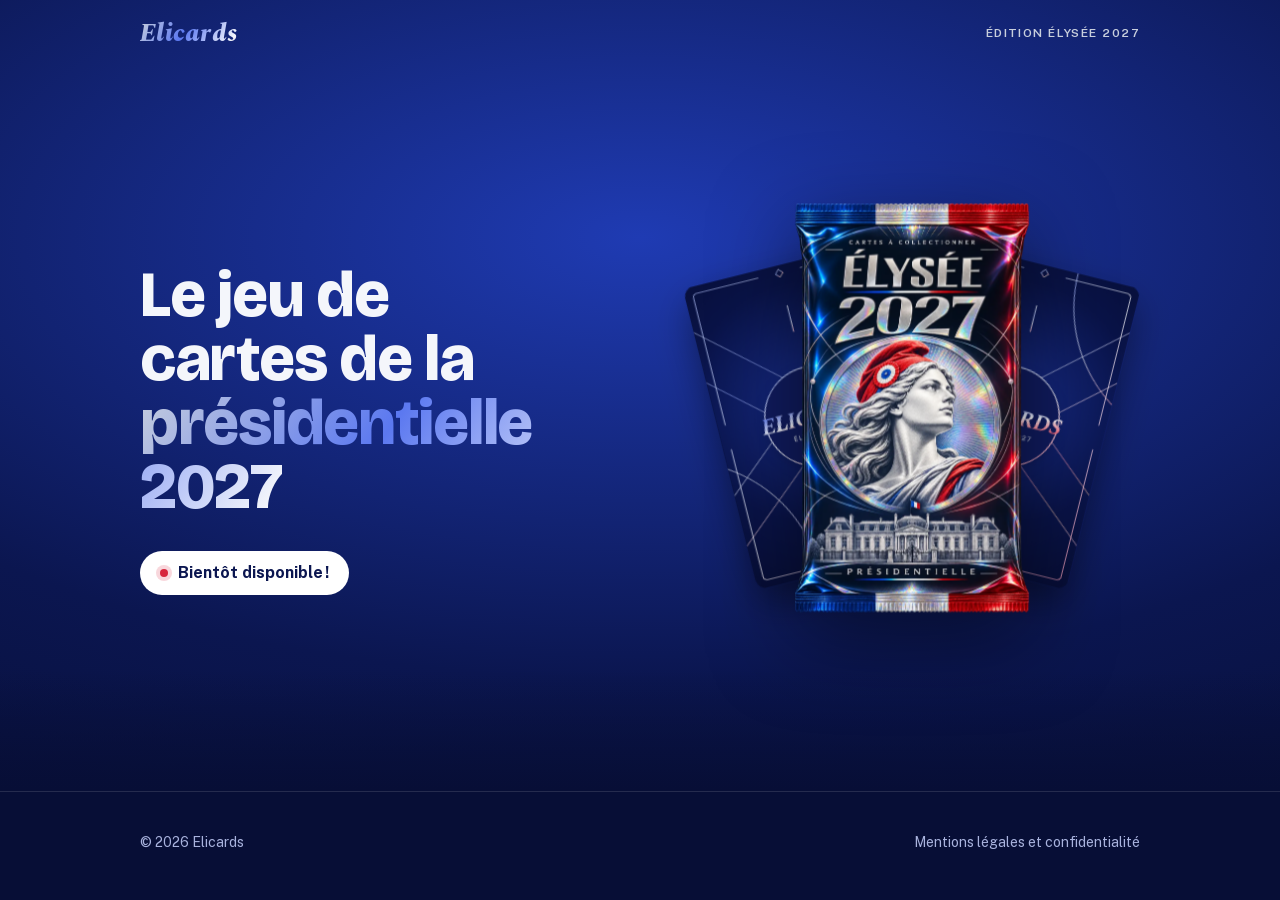
<file: index.html>
<!doctype html>
<html lang="fr">
<head>
<meta charset="utf-8">
<meta name="viewport" content="width=device-width, initial-scale=1">
<title>Elicards — le jeu de cartes de la présidentielle 2027</title>
<meta name="description" content="Ouvre un booster, tire un candidat à la présidentielle 2027 et découvre son programme. Une app gratuite, neutre et sourcée, bientôt sur iPhone.">
<meta name="theme-color" content="#070E36">
<link rel="canonical" href="https://elicards.fr/">
<link rel="icon" href="assets/favicon.svg" type="image/svg+xml">
<link rel="apple-touch-icon" href="assets/apple-touch-icon.png">
<meta property="og:type" content="website">
<meta property="og:locale" content="fr_FR">
<meta property="og:site_name" content="Elicards">
<meta property="og:title" content="Elicards — le jeu de cartes de la présidentielle 2027">
<meta property="og:description" content="Ouvre un booster, tire un candidat et découvre son programme. Gratuit, neutre et sourcé.">
<meta property="og:url" content="https://elicards.fr/">
<meta property="og:image" content="https://elicards.fr/assets/booster.webp">
<link rel="preload" href="assets/fonts/bricolage-grotesque.woff2" as="font" type="font/woff2" crossorigin>
<link rel="stylesheet" href="styles.css">
</head>
<body class="accueil">

<div class="hero">
  <header class="wrap top">
    <a class="brand" href="./" aria-label="Elicards, accueil">Elicards</a>
    <span class="edition">Édition Élysée 2027</span>
  </header>

  <main class="wrap hero-grid">
    <div>
      <h1>Le jeu de cartes de la <em>présidentielle 2027</em></h1>
      <div class="cta">
        <span class="pill"><span class="dot" aria-hidden="true"></span>Bientôt disponible !</span>
      </div>
    </div>

    <div class="stage" id="stage" aria-hidden="true">
      <div class="tilt">
        <div class="back g"><img src="assets/dos.svg" alt=""><i class="holo"></i></div>
        <div class="back d"><img src="assets/dos.svg" alt=""><i class="holo"></i></div>
        <div class="pack"><img src="assets/booster.webp" alt="" width="950" height="1656"><i class="shine"></i></div>
      </div>
    </div>
  </main>
</div>

<footer>
  <div class="wrap">
    <div class="foot">
      <span>© 2026 Elicards</span>
      <nav aria-label="Informations">
        <a href="mentions-legales.html">Mentions légales et confidentialité</a>
      </nav>
    </div>
  </div>
</footer>

<script>
/* Inclinaison des cartes au doigt ou à la souris (rien n’est enregistré) */
(() => {
  const s = document.getElementById("stage");
  if (!s || matchMedia("(prefers-reduced-motion: reduce)").matches) return;
  const poser = e => {
    const r = s.getBoundingClientRect();
    const x = Math.min(Math.max((e.clientX - r.left) / r.width, 0), 1), y = Math.min(Math.max((e.clientY - r.top) / r.height, 0), 1);
    s.classList.add("suit");
    s.style.setProperty("--ry", `${(x - .5) * 18}deg`);
    s.style.setProperty("--rx", `${(.5 - y) * 14}deg`);
    s.style.setProperty("--mx", `${x * 100}%`);
    s.style.setProperty("--my", `${y * 100}%`);
  };
  const remettre = () => { s.classList.remove("suit"); ["--rx", "--ry"].forEach(v => s.style.setProperty(v, "0deg")); ["--mx", "--my"].forEach(v => s.style.setProperty(v, "50%")); };
  s.addEventListener("pointermove", poser);
  s.addEventListener("pointerleave", remettre);
  s.addEventListener("pointerup", e => { if (e.pointerType !== "mouse") remettre(); });
})();
</script>
</body>
</html>
</file>
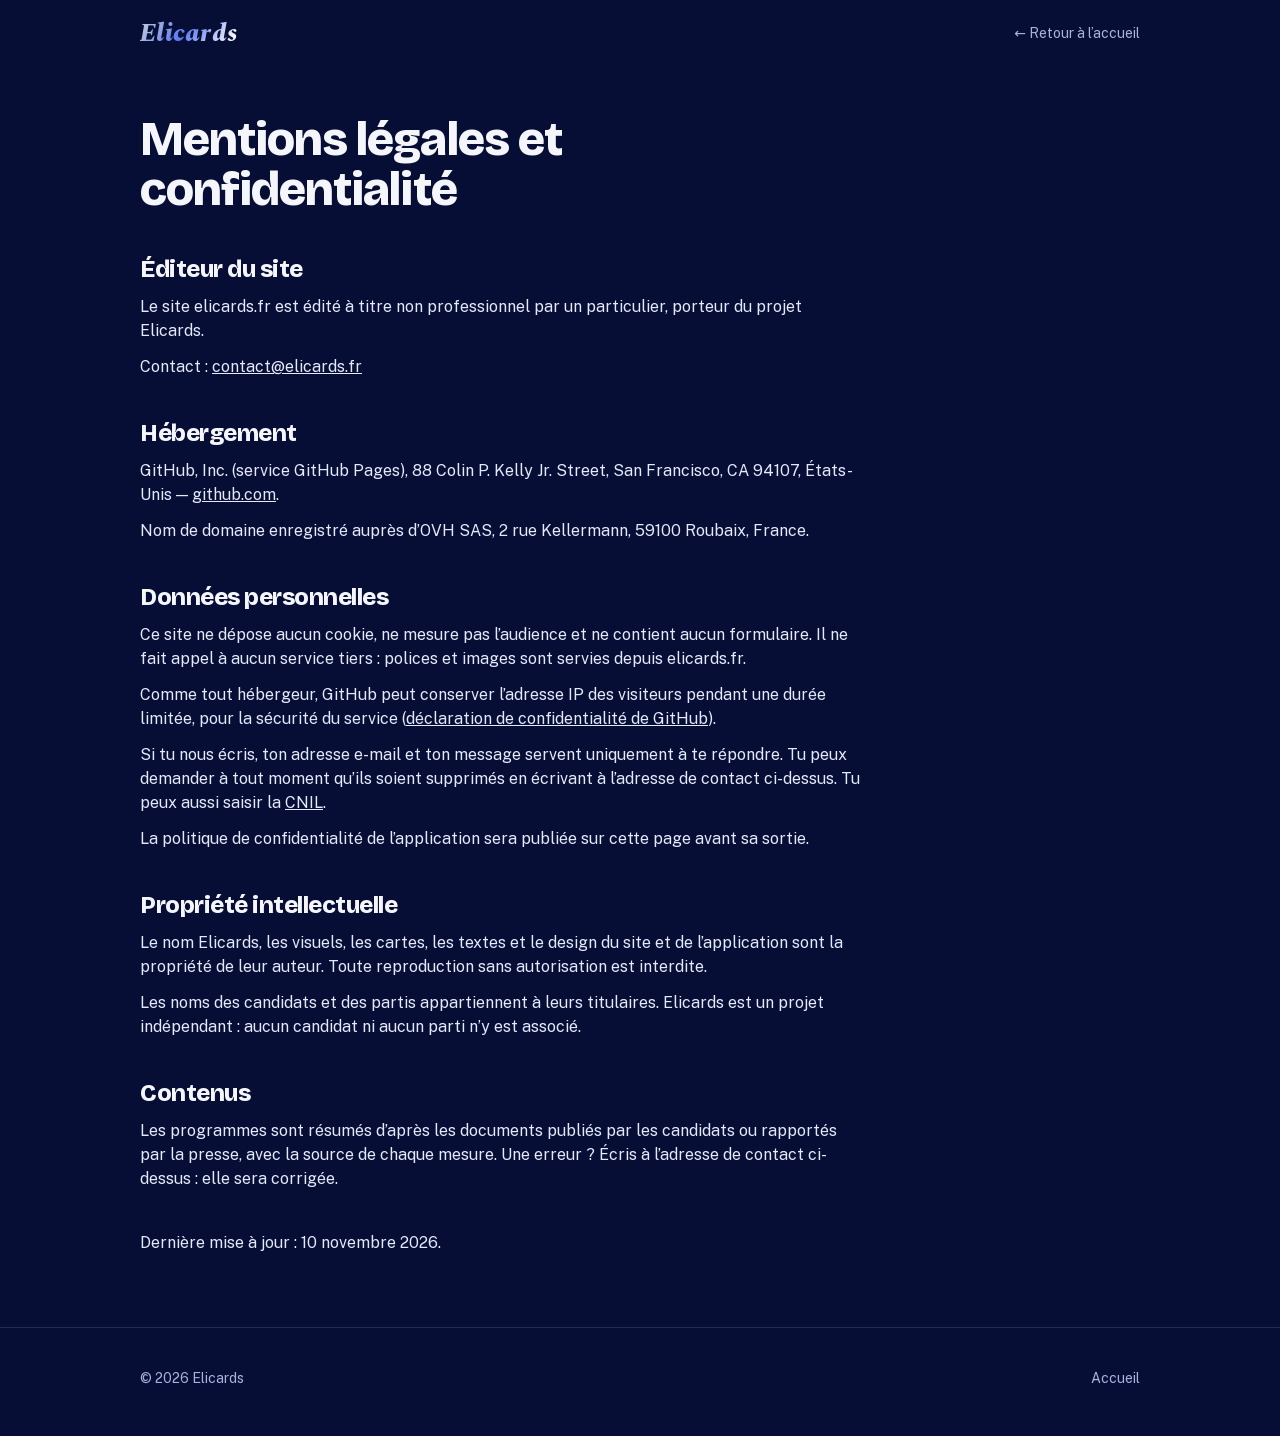
<file: mentions-legales.html>
<!doctype html>
<html lang="fr">
<head>
<meta charset="utf-8">
<meta name="viewport" content="width=device-width, initial-scale=1">
<title>Mentions légales — Elicards</title>
<meta name="description" content="Mentions légales et confidentialité du site elicards.fr.">
<meta name="theme-color" content="#070E36">
<link rel="icon" href="assets/favicon.svg" type="image/svg+xml">
<link rel="apple-touch-icon" href="assets/apple-touch-icon.png">
<link rel="stylesheet" href="styles.css">
</head>
<body>
<header class="wrap top">
  <a class="brand" href="./" aria-label="Elicards, accueil">Elicards</a>
  <a class="retour" href="./">← Retour à l’accueil</a>
</header>

<main class="wrap">
  <article class="doc">
    <h1>Mentions légales et confidentialité</h1>

    <h2>Éditeur du site</h2>
    <p>Le site elicards.fr est édité à titre non professionnel par un particulier, porteur du projet Elicards.</p>
    <p>Contact : <a class="mel" data-u="contact" data-d="elicards.fr">contact (arobase) elicards.fr</a></p>

    <h2>Hébergement</h2>
    <p>GitHub, Inc. (service GitHub Pages), 88 Colin P. Kelly Jr. Street, San Francisco, CA 94107, États-Unis — <a href="https://github.com">github.com</a>.</p>
    <p>Nom de domaine enregistré auprès d’OVH SAS, 2 rue Kellermann, 59100 Roubaix, France.</p>

    <h2>Données personnelles</h2>
    <p>Ce site ne dépose aucun cookie, ne mesure pas l’audience et ne contient aucun formulaire. Il ne fait appel à aucun service tiers : polices et images sont servies depuis elicards.fr.</p>
    <p>Comme tout hébergeur, GitHub peut conserver l’adresse IP des visiteurs pendant une durée limitée, pour la sécurité du service (<a href="https://docs.github.com/fr/site-policy/privacy-policies/github-general-privacy-statement">déclaration de confidentialité de GitHub</a>).</p>
    <p>Si tu nous écris, ton adresse e-mail et ton message servent uniquement à te répondre. Tu peux demander à tout moment qu’ils soient supprimés en écrivant à l’adresse de contact ci-dessus. Tu peux aussi saisir la <a href="https://www.cnil.fr/fr/plaintes">CNIL</a>.</p>
    <p>La politique de confidentialité de l’application sera publiée sur cette page avant sa sortie.</p>

    <h2>Propriété intellectuelle</h2>
    <p>Le nom Elicards, les visuels, les cartes, les textes et le design du site et de l’application sont la propriété de leur auteur. Toute reproduction sans autorisation est interdite.</p>
    <p>Les noms des candidats et des partis appartiennent à leurs titulaires. Elicards est un projet indépendant : aucun candidat ni aucun parti n’y est associé.</p>

    <h2>Contenus</h2>
    <p>Les programmes sont résumés d’après les documents publiés par les candidats ou rapportés par la presse, avec la source de chaque mesure. Une erreur ? Écris à l’adresse de contact ci-dessus : elle sera corrigée.</p>

    <p class="muted" style="margin-top:40px">Dernière mise à jour : 10 novembre 2026.</p>
  </article>
</main>

<footer>
  <div class="wrap foot">
    <span>© 2026 Elicards</span>
    <nav aria-label="Informations"><a href="./">Accueil</a></nav>
  </div>
</footer>
<script>
/* Adresse reconstituée dans la page, pour que les robots qui collectent les e-mails ne la lisent pas */
document.querySelectorAll(".mel").forEach(a => { const e = a.dataset.u + "@" + a.dataset.d; a.href = "mailto:" + e; a.textContent = e; });
</script>
</body>
</html>
</file>
<file: styles.css>
/* Site elicards.fr — même charte que l’app (www/styles/tokens.css) : bleu nuit du dos de carte, dégradé holographique,
   Bricolage Grotesque (titres), Public Sans (textes), Spectral italique (marque). Aucune ressource externe, aucun cookie. */
@font-face{font-family:"Bricolage Grotesque";font-weight:200 800;font-display:swap;src:url(assets/fonts/bricolage-grotesque.woff2) format("woff2")}
@font-face{font-family:"Public Sans";font-weight:300 700;font-display:swap;src:url(assets/fonts/public-sans-latin.woff2) format("woff2");unicode-range:U+0000-00FF,U+0131,U+0152-0153,U+02BB-02BC,U+02C6,U+02DA,U+02DC,U+0304,U+0308,U+0329,U+2000-206F,U+20AC,U+2122,U+2191,U+2193,U+2212,U+2215,U+FEFF,U+FFFD}
@font-face{font-family:"Public Sans";font-weight:300 700;font-display:swap;src:url(assets/fonts/public-sans-latin-ext.woff2) format("woff2");unicode-range:U+0100-02BA,U+02BD-02C5,U+02C7-02CC,U+02CE-02D7,U+02DD-02FF,U+1D00-1DBF,U+1E00-1E9F,U+1EF2-1EFF,U+2020,U+20A0-20AB,U+20AD-20C4,U+2113,U+2C60-2C7F,U+A720-A7FF}
@font-face{font-family:"Spectral";font-style:italic;font-weight:800;font-display:swap;src:url(assets/fonts/spectral-800-italic.woff2) format("woff2")}

:root{
  --bleu-950:#070E36; --bleu-900:#0B1650; --bleu-800:#13227A; --bleu-700:#101B5E; --bleu-600:#1F3BB3; --bleu-400:#5B78F0; --bleu-100:#E4E9FB;
  --blanc:#FFFFFF; --blanc-50:#F4F6FB; --argent:#C8CFDD; --rouge-600:#D7263D; --rouge-400:#FF5468; --gold-300:#F2D375;
  --bg:var(--bleu-950); --ink:var(--blanc-50); --muted:#A9B3DE; --line:rgb(255 255 255/.12); --surface:rgb(255 255 255/.05);
  --holo:linear-gradient(125deg,var(--argent) 0%,var(--bleu-400) 25%,var(--blanc-50) 50%,var(--rouge-400) 72%,var(--gold-300) 86%,var(--argent) 100%);
  --font-title:"Bricolage Grotesque",system-ui,-apple-system,"Segoe UI",sans-serif;
  --font-text:"Public Sans",system-ui,-apple-system,"Segoe UI",sans-serif;
  --font-brand:"Spectral",Georgia,serif;
  --radius-m:12px; --radius-l:16px; --radius-xl:24px; --radius-pill:999px;
  --page:1080px; --gutter:clamp(16px,5vw,40px);
  color-scheme:dark;
}
*{box-sizing:border-box}
html{-webkit-text-size-adjust:100%}
body{margin:0;background:var(--bg);color:var(--ink);font:400 16px/24px var(--font-text);overflow-x:hidden}
img{display:block;max-width:100%}
a{color:inherit}
:focus-visible{outline:2px solid var(--bleu-400);outline-offset:3px;border-radius:4px}

.wrap{width:100%;max-width:var(--page);margin-inline:auto;padding-inline:var(--gutter)}

/* Marque : même dessin que le dos de carte (Spectral italique, dégradé holographique) */
.brand{font:800 italic 26px/1 var(--font-brand);letter-spacing:.01em;text-decoration:none;
  background:var(--holo);background-size:200% 100%;-webkit-background-clip:text;background-clip:text;color:transparent}
.edition{font:600 12px/16px var(--font-text);letter-spacing:.12em;text-transform:uppercase;color:var(--argent)}

/* En-tête */
.top{display:flex;align-items:center;justify-content:space-between;gap:16px;padding-block:20px}
.top .edition{white-space:nowrap}

/* Hero */
.hero{position:relative;isolation:isolate;background:radial-gradient(120% 90% at 50% 30%,var(--bleu-600) 0%,var(--bleu-900) 62%,var(--bleu-950) 100%);overflow:hidden}
.hero::after{content:"";position:absolute;inset:auto 0 0;height:120px;background:linear-gradient(transparent,var(--bg));z-index:-1}
.hero-grid{display:grid;grid-template-columns:1.05fr .95fr;align-items:center;gap:40px;padding-block:24px 72px}
.hero h1{font:800 clamp(36px,6vw,64px)/1 var(--font-title);letter-spacing:-.02em;margin:0 0 20px;text-wrap:balance}
.hero h1 em{font-style:normal;background:var(--holo);background-size:200% 100%;-webkit-background-clip:text;background-clip:text;color:transparent}
.lead{font-size:18px;line-height:28px;color:var(--bleu-100);max-width:30em;margin:0 0 28px}
.cta{display:flex;flex-wrap:wrap;align-items:center;gap:12px 20px}
.pill{display:inline-flex;align-items:center;gap:10px;padding:12px 20px;border-radius:var(--radius-pill);
  background:var(--blanc);color:var(--bleu-900);font:700 16px/20px var(--font-text);text-decoration:none}
.pill .dot{width:8px;height:8px;border-radius:50%;background:var(--rouge-600);box-shadow:0 0 0 4px rgb(215 38 61/.18)}
.cta .note{font-size:14px;line-height:20px;color:var(--muted)}

/* Visuel : le booster devant deux dos de carte, qui s’inclinent avec le doigt ou la souris */
.stage{position:relative;aspect-ratio:1/1;max-width:460px;width:100%;justify-self:center;perspective:1200px;--rx:0deg;--ry:0deg;--mx:50%;--my:50%}
.stage .tilt{position:absolute;inset:0;transform-style:preserve-3d;transform:rotateX(var(--rx)) rotateY(var(--ry));transition:transform .5s cubic-bezier(.2,.8,.2,1)}
.stage.suit .tilt{transition:transform .08s linear}
.back{position:absolute;top:12%;width:44%;aspect-ratio:5/8;border-radius:5.3%/3.3%;overflow:hidden;box-shadow:0 18px 40px rgb(0 0 0/.45)}
.back img{width:100%;height:100%}
.back.g{left:6%;transform:rotate(-14deg) translateZ(-40px)}
.back.d{right:6%;transform:rotate(14deg) translateZ(-40px)}
.back .holo{position:absolute;inset:0;mix-blend-mode:screen;opacity:.95;background:var(--holo);background-size:260% 260%;
  background-position:calc(100% - var(--mx)) calc(100% - var(--my));
  -webkit-mask:url(assets/dos-traits.svg) center/100% 100% no-repeat;mask:url(assets/dos-traits.svg) center/100% 100% no-repeat}
.pack{position:absolute;left:50%;top:2%;width:50%;transform:translateX(-50%) translateZ(40px);filter:drop-shadow(0 24px 40px rgb(0 0 0/.5))}
.pack .shine{position:absolute;inset:0;mix-blend-mode:overlay;pointer-events:none;
  background:radial-gradient(60% 40% at var(--mx) var(--my),rgb(255 255 255/.55),transparent 70%);
  -webkit-mask:url(assets/booster.webp) center/100% 100% no-repeat;mask:url(assets/booster.webp) center/100% 100% no-repeat}

/* Sections */
section{padding-block:72px}
.kicker{font:600 12px/16px var(--font-text);letter-spacing:.12em;text-transform:uppercase;color:var(--rouge-400);margin:0 0 12px}
h2{font:800 clamp(28px,4vw,40px)/1.1 var(--font-title);letter-spacing:-.02em;margin:0 0 32px;text-wrap:balance}
h3{font:800 20px/24px var(--font-title);letter-spacing:-.01em;margin:0 0 8px}
p{margin:0}
.muted{color:var(--muted)}

.steps{display:grid;grid-template-columns:repeat(4,1fr);gap:16px;counter-reset:etape;list-style:none;margin:0;padding:0}
.steps li{position:relative;padding:24px;border-radius:var(--radius-l);background:var(--surface);border:1px solid var(--line)}
.steps li::before{counter-increment:etape;content:counter(etape);display:block;margin:0 0 16px;
  font:800 italic 40px/40px var(--font-brand);background:var(--holo);-webkit-background-clip:text;background-clip:text;color:transparent}
.steps p{color:var(--bleu-100)}

.engagements{display:grid;grid-template-columns:repeat(2,1fr);gap:16px}
.engagement{display:flex;gap:16px;padding:24px;border-radius:var(--radius-l);border:1px solid var(--line)}
.engagement .ico{flex:none;width:40px;height:40px;border-radius:50%;display:grid;place-items:center;background:rgb(91 120 240/.16);color:var(--bleu-100)}
.engagement .ico svg{width:20px;height:20px}
.engagement p{color:var(--bleu-100)}

.contact{text-align:center;padding:72px var(--gutter);border-radius:var(--radius-xl);
  background:radial-gradient(100% 140% at 50% 0%,var(--bleu-800),var(--bleu-900) 60%,var(--bleu-950));border:1px solid var(--line)}
.contact h2{margin-bottom:12px}
.contact p{color:var(--bleu-100);max-width:34em;margin:0 auto 24px}
.mail{font:700 18px/24px var(--font-text);color:var(--blanc);text-decoration-color:var(--rouge-400);text-underline-offset:6px;overflow-wrap:anywhere}

/* Pied de page */
footer{padding-block:40px 48px;border-top:1px solid var(--line);margin-top:72px}
.foot{display:flex;flex-wrap:wrap;justify-content:space-between;gap:16px 32px;font-size:14px;line-height:20px;color:var(--muted)}
.foot nav{display:flex;flex-wrap:wrap;gap:8px 24px}
.foot a{text-decoration:none}
.foot a:hover{color:var(--blanc);text-decoration:underline}
.disclaimer{margin-top:16px;font-size:12px;line-height:16px;color:var(--muted);max-width:52em}

/* Pages de texte (mentions légales) */
.doc{max-width:720px;padding-top:24px}
.doc h1{font:800 clamp(32px,5vw,48px)/1.05 var(--font-title);letter-spacing:-.02em;margin:24px 0 32px}
.doc h2{font-size:24px;line-height:28px;margin:40px 0 12px}
.doc p,.doc li{color:var(--bleu-100)}
.doc p+p{margin-top:12px}
.doc ul{padding-left:20px;margin:12px 0 0}
.retour{font-size:14px;line-height:20px;color:var(--muted);text-decoration:none}
.retour:hover{color:var(--blanc)}

@media (max-width:860px){
  .hero-grid{grid-template-columns:1fr;gap:16px;padding-block:8px 56px}
  .stage{order:-1;max-width:340px}
  .steps{grid-template-columns:repeat(2,1fr)}
}
@media (max-width:560px){
  section{padding-block:56px}
  .steps,.engagements{grid-template-columns:1fr}
  .lead{font-size:16px;line-height:24px}
  .top .edition{display:none}
}
@media (prefers-reduced-motion:reduce){
  .stage .tilt{transition:none}
}
.pack img{width:100%;height:auto}
.back img{object-fit:cover}
/* Accueil : une seule section, qui occupe l’écran ; le pied de page reste en bas */
body.accueil{min-height:100vh;min-height:100svh;display:flex;flex-direction:column}
body.accueil .hero{flex:1;display:flex;flex-direction:column}
body.accueil .hero-grid{flex:1}
body.accueil footer{margin-top:0}
.hero h1 + .cta{margin-top:32px}
body.accueil .hero-grid{align-content:center}
body.accueil .hero-grid{padding-block:32px}
@media (max-width:860px){body.accueil .hero-grid > div:first-child{text-align:center}body.accueil .cta{justify-content:center}}
</file>
